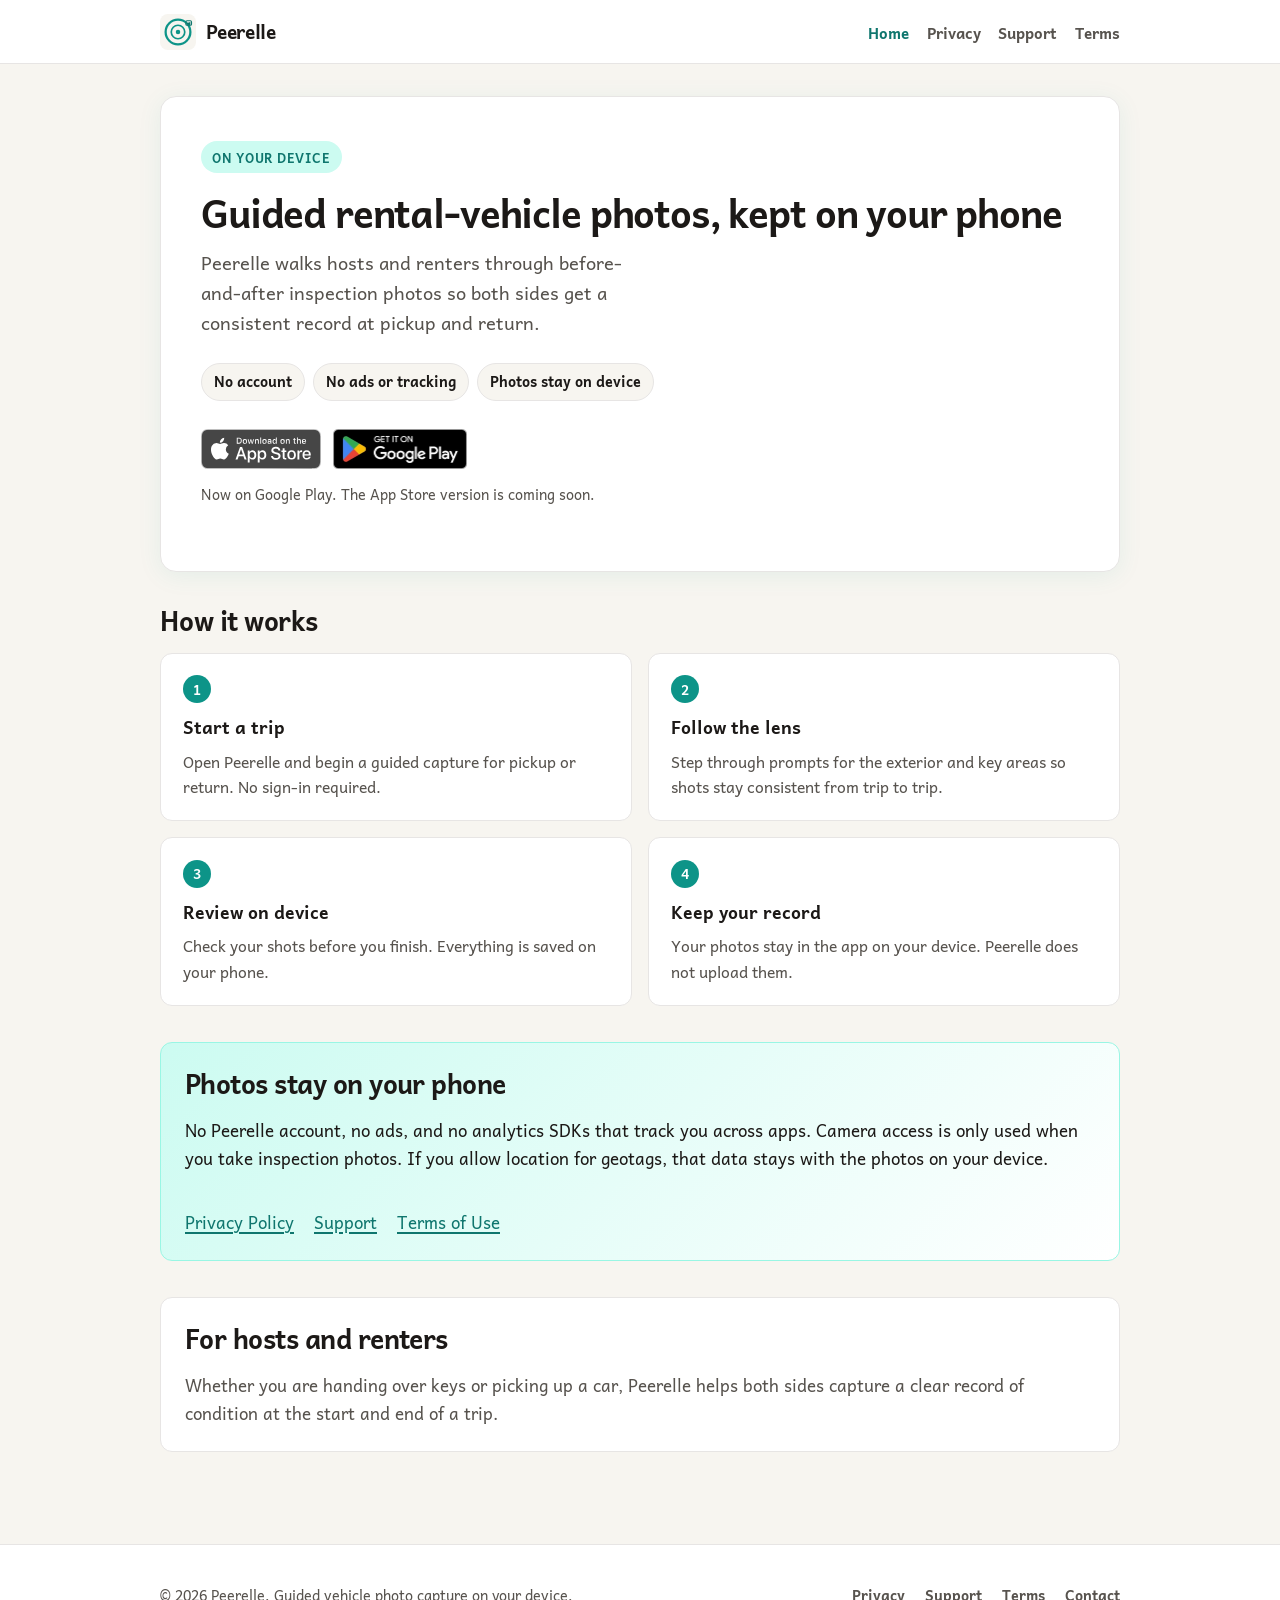
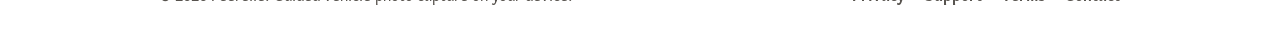
<file: index.html>
<!DOCTYPE html>
<html lang="en">
<head>
  <meta charset="utf-8">
  <meta name="viewport" content="width=device-width, initial-scale=1">
  <title>Peerelle: Guided rental car photos, kept on your phone</title>
  <meta name="description" content="Peerelle helps hosts and renters take guided before-and-after photos of rental vehicles. Photos stay on your device. No account. No ads.">
  <meta name="theme-color" content="#0D9488">
  <link rel="icon" href="favicon.svg" type="image/svg+xml">
  <link rel="canonical" href="https://peerelle.app/">
  <link rel="preload" href="fonts/andika-400.woff2" as="font" type="font/woff2" crossorigin>
  <link rel="apple-touch-icon" href="apple-touch-icon.png">
  <link rel="manifest" href="site.webmanifest">
  <meta property="og:type" content="website">
  <meta property="og:site_name" content="Peerelle">
  <meta property="og:title" content="Peerelle: Guided rental car photos, kept on your phone">
  <meta property="og:description" content="Peerelle helps hosts and renters take guided before-and-after photos of rental vehicles. Photos stay on your device. No account. No ads.">
  <meta property="og:url" content="https://peerelle.app/">
  <meta property="og:image" content="https://peerelle.app/og-image.png">
  <meta property="og:image:width" content="1200">
  <meta property="og:image:height" content="630">
  <meta property="og:image:alt" content="Peerelle logo with the tagline Guided rental car photos, kept on your phone.">
  <meta name="twitter:card" content="summary_large_image">
  <meta name="twitter:title" content="Peerelle: Guided rental car photos, kept on your phone">
  <meta name="twitter:description" content="Peerelle helps hosts and renters take guided before-and-after photos of rental vehicles. Photos stay on your device. No account. No ads.">
  <meta name="twitter:image" content="https://peerelle.app/og-image.png">
  <script type="application/ld+json">
  {"@context":"https://schema.org","@type":"SoftwareApplication","name":"Peerelle","operatingSystem":"Android, iOS","applicationCategory":"UtilitiesApplication","applicationSubCategory":"AutomotiveApplication","description":"Peerelle helps hosts and renters take guided before-and-after photos of rental vehicles. Photos stay on your device. No account. No ads.","url":"https://peerelle.app/","downloadUrl":"https://play.google.com/store/apps/details?id=app.peerelle.host","installUrl":"https://play.google.com/store/apps/details?id=app.peerelle.host","image":"https://peerelle.app/og-image.png","offers":{"@type":"Offer","price":"0","priceCurrency":"USD"},"publisher":{"@type":"Organization","name":"Spruce Studios LLC","url":"https://peerelle.app/"}}
  </script>
  <style id="site-css">
/* Peerelle shared styles. Inlined into each page by tools/inline-css.py */
/* Andika, self-hosted latin subset */
@font-face{font-family:"Andika";font-style:normal;font-weight:400;font-display:swap;src:url(fonts/andika-400.woff2) format("woff2")}
@font-face{font-family:"Andika";font-style:normal;font-weight:700;font-display:swap;src:url(fonts/andika-700.woff2) format("woff2")}
@font-face{font-family:"Andika";font-style:italic;font-weight:400;font-display:swap;src:url(fonts/andika-400i.woff2) format("woff2")}
:root {
  --teal: #0D9488;
  --teal-dark: #0F766E;
  --teal-soft: #CCFBF1;
  --cream: #F7F5F0;
  --white: #FFFFFF;
  --ink: #1C1917;
  --muted: #57534E;
  --border: #E7E5E4;
  --radius: 12px;
  --shadow: 0 4px 24px rgba(13, 148, 136, 0.08);
  --max: 720px;
  --font: "Andika", system-ui, -apple-system, "Segoe UI", Roboto, "Helvetica Neue", Arial, sans-serif;
}

*,
*::before,
*::after {
  box-sizing: border-box;
}

html {
  scroll-behavior: smooth;
}

body {
  margin: 0;
  font-family: var(--font);
  font-size: 1.0625rem;
  line-height: 1.65;
  color: var(--ink);
  background: var(--cream);
  min-height: 100vh;
  display: flex;
  flex-direction: column;
}

img {
  max-width: 100%;
  height: auto;
}

a {
  color: var(--teal-dark);
  text-decoration-thickness: 1.5px;
  text-underline-offset: 0.15em;
}

a:hover {
  color: var(--teal);
}

a:focus-visible {
  outline: 3px solid var(--teal);
  outline-offset: 3px;
  border-radius: 2px;
}

.skip-link {
  position: absolute;
  left: -9999px;
  top: 0;
  background: var(--teal);
  color: var(--white);
  padding: 0.75rem 1rem;
  z-index: 100;
  text-decoration: none;
  font-weight: 700;
}

.skip-link:focus {
  left: 0.5rem;
  top: 0.5rem;
}

.site-header {
  background: var(--white);
  border-bottom: 1px solid var(--border);
  position: sticky;
  top: 0;
  z-index: 50;
}

.site-header .inner,
.site-footer .inner,
main .inner {
  width: min(100% - 2rem, 960px);
  margin-inline: auto;
}

.site-header .inner {
  display: flex;
  align-items: center;
  justify-content: space-between;
  gap: 1rem;
  padding: 0.85rem 0;
  flex-wrap: wrap;
}

.brand {
  display: inline-flex;
  align-items: center;
  gap: 0.6rem;
  text-decoration: none;
  color: var(--ink);
  font-weight: 700;
  font-size: 1.2rem;
  letter-spacing: -0.02em;
}

.brand:hover {
  color: var(--teal-dark);
}

.brand-mark {
  width: 36px;
  height: 36px;
  flex-shrink: 0;
}

.nav {
  display: flex;
  flex-wrap: wrap;
  gap: 0.35rem 1.1rem;
  list-style: none;
  margin: 0;
  padding: 0;
}

.nav a {
  text-decoration: none;
  color: var(--muted);
  font-weight: 600;
  font-size: 0.95rem;
}

.nav a:hover,
.nav a[aria-current="page"] {
  color: var(--teal-dark);
}

main {
  flex: 1;
  padding: 2rem 0 3.5rem;
}

.hero {
  background: var(--white);
  border: 1px solid var(--border);
  border-radius: calc(var(--radius) + 4px);
  box-shadow: var(--shadow);
  padding: 2rem 1.5rem;
  margin-bottom: 2rem;
}

@media (min-width: 640px) {
  .hero {
    padding: 2.75rem 2.5rem;
  }
}

.eyebrow {
  display: inline-block;
  background: var(--teal-soft);
  color: var(--teal-dark);
  font-size: 0.8rem;
  font-weight: 700;
  letter-spacing: 0.04em;
  text-transform: uppercase;
  padding: 0.35rem 0.7rem;
  border-radius: 999px;
  margin: 0 0 1rem;
}

h1 {
  font-size: clamp(1.75rem, 4vw, 2.4rem);
  line-height: 1.2;
  letter-spacing: -0.03em;
  margin: 0 0 0.75rem;
  color: var(--ink);
}

h2 {
  font-size: clamp(1.35rem, 3vw, 1.65rem);
  line-height: 1.25;
  letter-spacing: -0.02em;
  margin: 0 0 1rem;
  color: var(--ink);
}

h3 {
  font-size: 1.1rem;
  margin: 0 0 0.4rem;
  color: var(--ink);
}

.lead {
  font-size: 1.15rem;
  color: var(--muted);
  margin: 0 0 1.5rem;
  max-width: 40ch;
}

.pill-row {
  display: flex;
  flex-wrap: wrap;
  gap: 0.5rem;
  margin: 0 0 1.75rem;
  padding: 0;
  list-style: none;
}

.pill {
  background: var(--cream);
  border: 1px solid var(--border);
  color: var(--ink);
  font-size: 0.9rem;
  font-weight: 600;
  padding: 0.4rem 0.75rem;
  border-radius: 999px;
}

.store-badges {
  display: flex;
  flex-wrap: wrap;
  gap: 0.5rem 0.75rem;
  align-items: center;
}

.store-badge {
  display: inline-flex;
  align-items: center;
  line-height: 0;
  text-decoration: none;
  border-radius: 8px;
}

.store-badge:focus-visible {
  outline: 3px solid var(--teal);
  outline-offset: 3px;
}

.store-badge img {
  display: block;
  height: 40px;
  width: auto;
}

.store-badge--play img {
  height: 40px;
}

.store-badge.is-pending {
  opacity: 0.72;
  cursor: default;
  pointer-events: none;
}

.store-badge.is-pending:focus {
  outline: none;
}

.section {
  margin-bottom: 2.25rem;
}

.section-card {
  background: var(--white);
  border: 1px solid var(--border);
  border-radius: var(--radius);
  padding: 1.5rem;
}

.steps {
  display: grid;
  gap: 1rem;
  list-style: none;
  margin: 0;
  padding: 0;
  counter-reset: step;
}

@media (min-width: 640px) {
  .steps {
    grid-template-columns: 1fr 1fr;
  }
}

.step {
  background: var(--white);
  border: 1px solid var(--border);
  border-radius: var(--radius);
  padding: 1.25rem 1.25rem 1.25rem 1.35rem;
  position: relative;
}

.step::before {
  counter-increment: step;
  content: counter(step);
  display: inline-flex;
  align-items: center;
  justify-content: center;
  width: 1.75rem;
  height: 1.75rem;
  border-radius: 999px;
  background: var(--teal);
  color: var(--white);
  font-weight: 700;
  font-size: 0.85rem;
  margin-bottom: 0.65rem;
}

.step p {
  margin: 0;
  color: var(--muted);
  font-size: 0.98rem;
}

.privacy-callout {
  display: grid;
  gap: 1rem;
  background: linear-gradient(135deg, var(--teal-soft), var(--white));
  border: 1px solid #99F6E4;
  border-radius: var(--radius);
  padding: 1.5rem;
}

.privacy-callout p {
  margin: 0;
  color: var(--ink);
}

.privacy-callout strong {
  color: var(--teal-dark);
}

.links-row {
  display: flex;
  flex-wrap: wrap;
  gap: 0.75rem 1.25rem;
  margin-top: 1.25rem;
}

.prose {
  background: var(--white);
  border: 1px solid var(--border);
  border-radius: var(--radius);
  padding: 1.5rem;
  max-width: var(--max);
}

.prose :first-child {
  margin-top: 0;
}

.prose h2 {
  margin-top: 1.75rem;
  padding-top: 1.25rem;
  border-top: 1px solid var(--border);
  font-size: 1.2rem;
}

.prose h2:first-of-type {
  border-top: none;
  padding-top: 0;
}

.prose p,
.prose ul {
  color: var(--muted);
}

.prose ul {
  padding-left: 1.25rem;
}

.prose li {
  margin-bottom: 0.4rem;
}

.prose code {
  font-size: 0.92em;
  background: var(--cream);
  padding: 0.1em 0.35em;
  border-radius: 4px;
}

.meta {
  font-size: 0.9rem;
  color: var(--muted);
  margin: 0 0 1.25rem;
}

.faq details {
  background: var(--white);
  border: 1px solid var(--border);
  border-radius: var(--radius);
  padding: 0;
  margin-bottom: 0.65rem;
  overflow: hidden;
}

.faq summary {
  display: flex;
  align-items: center;
  justify-content: space-between;
  gap: 1rem;
  font-weight: 700;
  cursor: pointer;
  color: var(--ink);
  list-style: none;
  padding: 0.95rem 1.1rem;
  line-height: 1.35;
}

.faq summary::-webkit-details-marker {
  display: none;
}

.faq summary::marker {
  content: "";
  display: none;
}

.faq summary::after {
  content: "";
  flex: 0 0 auto;
  width: 0.45rem;
  height: 0.45rem;
  margin-top: -0.15rem;
  border-right: 2px solid var(--muted);
  border-bottom: 2px solid var(--muted);
  transform: rotate(45deg);
  transition: transform 0.15s ease;
}

.faq details[open] summary {
  color: var(--teal-dark);
  border-bottom: 1px solid var(--border);
}

.faq details[open] summary::after {
  margin-top: 0.15rem;
  transform: rotate(225deg);
}

.faq summary:focus-visible {
  outline: 3px solid var(--teal);
  outline-offset: -3px;
}

.faq details p {
  margin: 0;
  padding: 0.85rem 1.1rem 1rem;
  color: var(--muted);
}

.contact-box {
  background: var(--white);
  border: 1px solid var(--border);
  border-radius: var(--radius);
  padding: 1.5rem;
  margin-top: 1.5rem;
}

.contact-box a {
  font-weight: 700;
}

.site-footer {
  background: var(--white);
  border-top: 1px solid var(--border);
  padding: 1.5rem 0;
  font-size: 0.9rem;
  color: var(--muted);
}

.site-footer .inner {
  display: flex;
  flex-wrap: wrap;
  gap: 0.75rem 1.5rem;
  justify-content: space-between;
  align-items: center;
}

.site-footer nav {
  display: flex;
  flex-wrap: wrap;
  gap: 0.75rem 1.25rem;
}

.site-footer a {
  text-decoration: none;
  color: var(--muted);
  font-weight: 600;
}

.site-footer a:hover {
  color: var(--teal-dark);
}

.error-page {
  text-align: center;
  padding: 3rem 1rem;
}

.error-page .code {
  font-size: 4rem;
  font-weight: 700;
  color: var(--teal);
  line-height: 1;
  margin: 0 0 0.5rem;
}

.btn {
  display: inline-flex;
  align-items: center;
  justify-content: center;
  min-height: 44px;
  padding: 0.65rem 1.25rem;
  background: var(--teal);
  color: var(--white);
  font-weight: 700;
  text-decoration: none;
  border-radius: 10px;
  border: 2px solid var(--teal);
}

.btn:hover {
  background: var(--teal-dark);
  border-color: var(--teal-dark);
  color: var(--white);
}
  </style>
</head>
<body>
  <a class="skip-link" href="#main">Skip to content</a>
  <header class="site-header">
    <div class="inner">
      <a class="brand" href="index.html">
        <img class="brand-mark" src="favicon.svg" width="36" height="36" alt="">
        <span>Peerelle</span>
      </a>
      <nav aria-label="Primary">
        <ul class="nav">
          <li><a href="index.html" aria-current="page">Home</a></li>
          <li><a href="privacy.html">Privacy</a></li>
          <li><a href="support.html">Support</a></li>
          <li><a href="terms.html">Terms</a></li>
        </ul>
      </nav>
    </div>
  </header>

  <main id="main">
    <div class="inner">
      <section class="hero" aria-labelledby="hero-title">
        <p class="eyebrow">On your device</p>
        <h1 id="hero-title">Guided rental-vehicle photos, kept on your phone</h1>
        <p class="lead">Peerelle walks hosts and renters through before-and-after inspection photos so both sides get a consistent record at pickup and return.</p>
        <ul class="pill-row" aria-label="Product highlights">
          <li class="pill">No account</li>
          <li class="pill">No ads or tracking</li>
          <li class="pill">Photos stay on device</li>
        </ul>
        <div class="store-badges" aria-label="App store links">
          <!-- Replace href="#" with the App Store URL when live; remove is-pending -->
          <a class="store-badge store-badge--apple is-pending" href="#" aria-disabled="true" tabindex="-1" title="Coming soon">
            <img src="badges/app-store-badge.svg" width="120" height="40" alt="Download on the App Store">
          </a>
          <a class="store-badge store-badge--play" href="https://play.google.com/store/apps/details?id=app.peerelle.host" target="_blank" rel="noopener">
            <img src="badges/google-play-badge.webp" width="135" height="40" alt="Get it on Google Play">
          </a>
        </div>
        <p class="meta" style="margin-top: 0.85rem;">Now on Google Play. The App Store version is coming soon.</p>
      </section>

      <section class="section" aria-labelledby="how-title">
        <h2 id="how-title">How it works</h2>
        <ol class="steps">
          <li class="step">
            <h3>Start a trip</h3>
            <p>Open Peerelle and begin a guided capture for pickup or return. No sign-in required.</p>
          </li>
          <li class="step">
            <h3>Follow the lens</h3>
            <p>Step through prompts for the exterior and key areas so shots stay consistent from trip to trip.</p>
          </li>
          <li class="step">
            <h3>Review on device</h3>
            <p>Check your shots before you finish. Everything is saved on your phone.</p>
          </li>
          <li class="step">
            <h3>Keep your record</h3>
            <p>Your photos stay in the app on your device. Peerelle does not upload them.</p>
          </li>
        </ol>
      </section>

      <section class="section" aria-labelledby="privacy-title">
        <div class="privacy-callout">
          <div>
            <h2 id="privacy-title">Photos stay on your phone</h2>
            <p>No Peerelle account, no ads, and no analytics SDKs that track you across apps. Camera access is only used when you take inspection photos. If you allow location for geotags, that data stays with the photos on your device.</p>
          </div>
          <div class="links-row">
            <a href="privacy.html">Privacy Policy</a>
            <a href="support.html">Support</a>
            <a href="terms.html">Terms of Use</a>
          </div>
        </div>
      </section>

      <section class="section section-card" aria-labelledby="who-title">
        <h2 id="who-title">For hosts and renters</h2>
        <p style="margin: 0; color: var(--muted);">Whether you are handing over keys or picking up a car, Peerelle helps both sides capture a clear record of condition at the start and end of a trip.</p>
      </section>
    </div>
  </main>

  <footer class="site-footer">
    <div class="inner">
      <p>© 2026 Peerelle. Guided vehicle photo capture on your device.</p>
      <nav aria-label="Footer">
        <a href="privacy.html">Privacy</a>
        <a href="support.html">Support</a>
        <a href="terms.html">Terms</a>
        <a href="mailto:support@peerelle.app">Contact</a>
      </nav>
    </div>
  </footer>
</body>
</html>
</file>
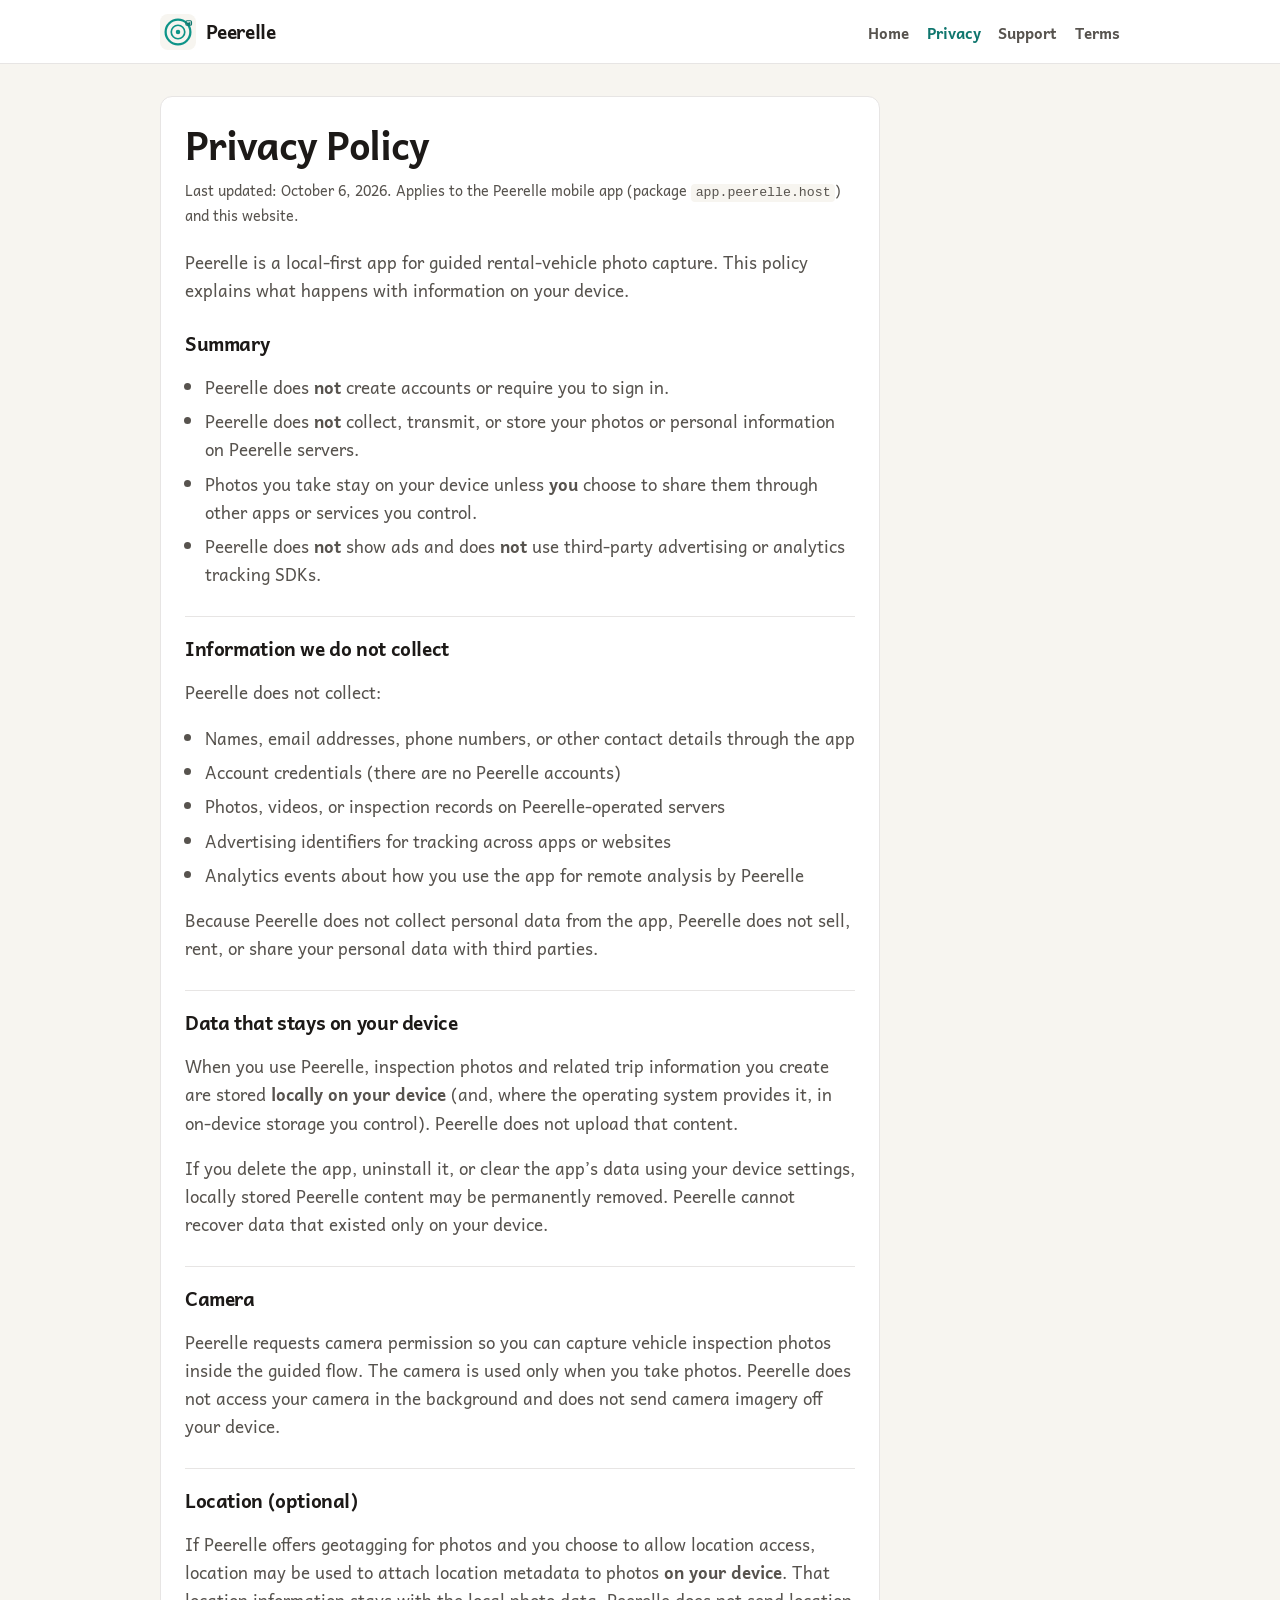
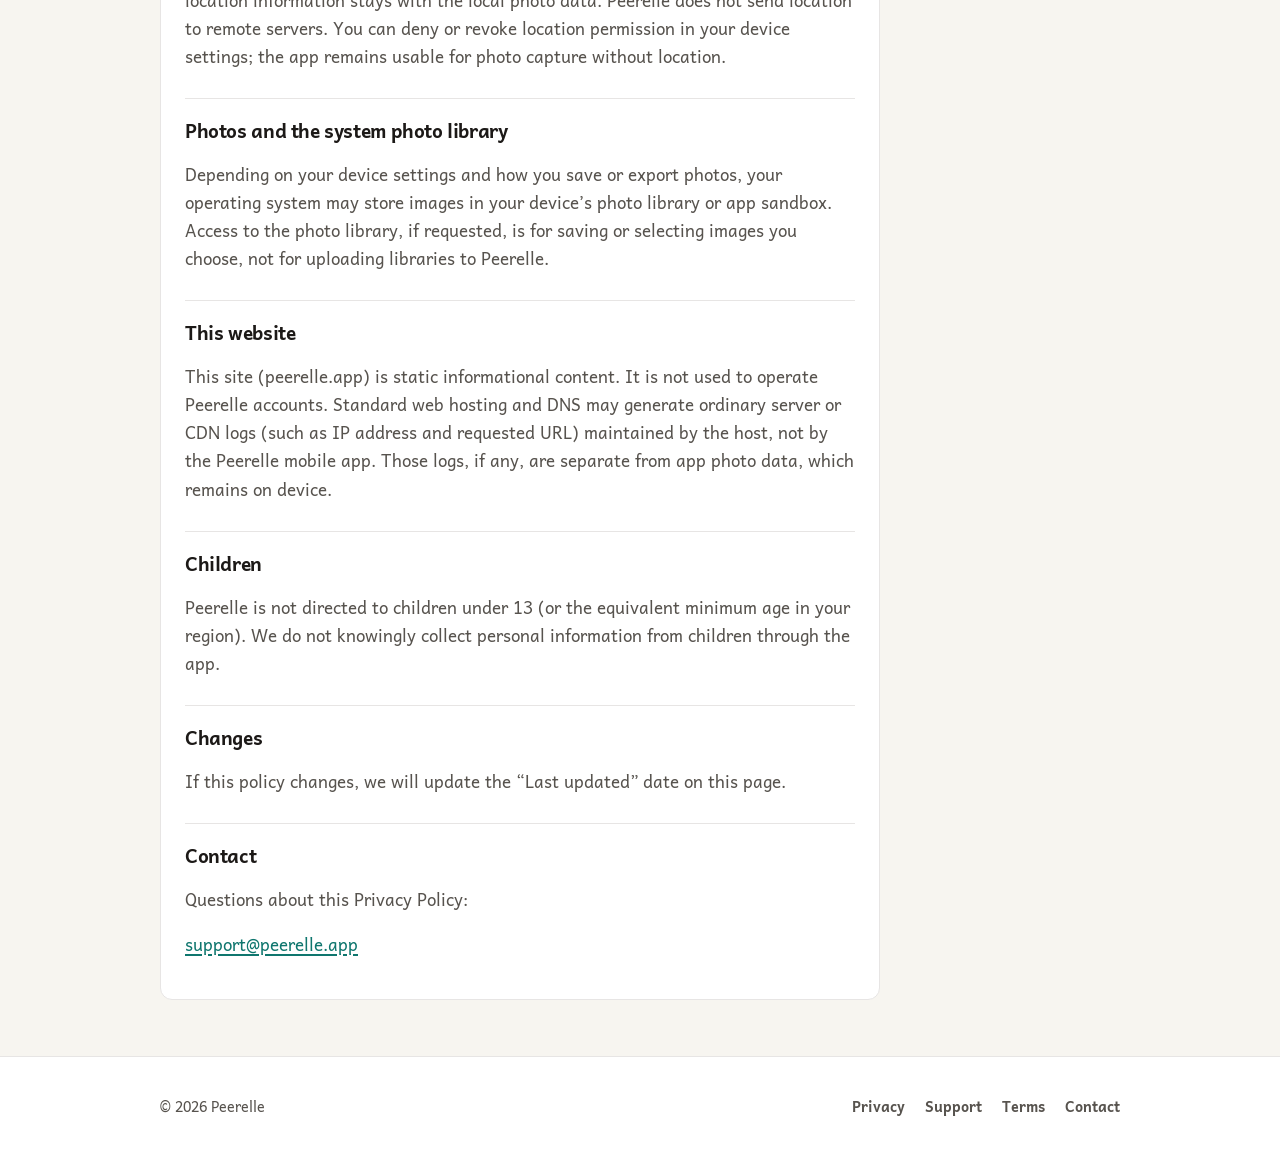
<file: privacy.html>
<!DOCTYPE html>
<html lang="en">
<head>
  <meta charset="utf-8">
  <meta name="viewport" content="width=device-width, initial-scale=1">
  <title>Privacy Policy | Peerelle</title>
  <meta name="description" content="Peerelle Privacy Policy: on-device photo capture, no data collection by Peerelle, no accounts, no sharing.">
  <meta name="theme-color" content="#0D9488">
  <link rel="icon" href="favicon.svg" type="image/svg+xml">
  <link rel="canonical" href="https://peerelle.app/privacy.html">
  <link rel="preload" href="fonts/andika-400.woff2" as="font" type="font/woff2" crossorigin>
  <link rel="apple-touch-icon" href="apple-touch-icon.png">
  <link rel="manifest" href="site.webmanifest">
  <meta property="og:type" content="website">
  <meta property="og:site_name" content="Peerelle">
  <meta property="og:title" content="Privacy Policy | Peerelle">
  <meta property="og:description" content="Peerelle Privacy Policy: on-device photo capture, no data collection by Peerelle, no accounts, no sharing.">
  <meta property="og:url" content="https://peerelle.app/privacy.html">
  <meta property="og:image" content="https://peerelle.app/og-image.png">
  <meta property="og:image:width" content="1200">
  <meta property="og:image:height" content="630">
  <meta property="og:image:alt" content="Peerelle logo with the tagline Guided rental car photos, kept on your phone.">
  <meta name="twitter:card" content="summary_large_image">
  <meta name="twitter:title" content="Privacy Policy | Peerelle">
  <meta name="twitter:description" content="Peerelle Privacy Policy: on-device photo capture, no data collection by Peerelle, no accounts, no sharing.">
  <meta name="twitter:image" content="https://peerelle.app/og-image.png">
  <style id="site-css">
/* Peerelle shared styles. Inlined into each page by tools/inline-css.py */
/* Andika, self-hosted latin subset */
@font-face{font-family:"Andika";font-style:normal;font-weight:400;font-display:swap;src:url(fonts/andika-400.woff2) format("woff2")}
@font-face{font-family:"Andika";font-style:normal;font-weight:700;font-display:swap;src:url(fonts/andika-700.woff2) format("woff2")}
@font-face{font-family:"Andika";font-style:italic;font-weight:400;font-display:swap;src:url(fonts/andika-400i.woff2) format("woff2")}
:root {
  --teal: #0D9488;
  --teal-dark: #0F766E;
  --teal-soft: #CCFBF1;
  --cream: #F7F5F0;
  --white: #FFFFFF;
  --ink: #1C1917;
  --muted: #57534E;
  --border: #E7E5E4;
  --radius: 12px;
  --shadow: 0 4px 24px rgba(13, 148, 136, 0.08);
  --max: 720px;
  --font: "Andika", system-ui, -apple-system, "Segoe UI", Roboto, "Helvetica Neue", Arial, sans-serif;
}

*,
*::before,
*::after {
  box-sizing: border-box;
}

html {
  scroll-behavior: smooth;
}

body {
  margin: 0;
  font-family: var(--font);
  font-size: 1.0625rem;
  line-height: 1.65;
  color: var(--ink);
  background: var(--cream);
  min-height: 100vh;
  display: flex;
  flex-direction: column;
}

img {
  max-width: 100%;
  height: auto;
}

a {
  color: var(--teal-dark);
  text-decoration-thickness: 1.5px;
  text-underline-offset: 0.15em;
}

a:hover {
  color: var(--teal);
}

a:focus-visible {
  outline: 3px solid var(--teal);
  outline-offset: 3px;
  border-radius: 2px;
}

.skip-link {
  position: absolute;
  left: -9999px;
  top: 0;
  background: var(--teal);
  color: var(--white);
  padding: 0.75rem 1rem;
  z-index: 100;
  text-decoration: none;
  font-weight: 700;
}

.skip-link:focus {
  left: 0.5rem;
  top: 0.5rem;
}

.site-header {
  background: var(--white);
  border-bottom: 1px solid var(--border);
  position: sticky;
  top: 0;
  z-index: 50;
}

.site-header .inner,
.site-footer .inner,
main .inner {
  width: min(100% - 2rem, 960px);
  margin-inline: auto;
}

.site-header .inner {
  display: flex;
  align-items: center;
  justify-content: space-between;
  gap: 1rem;
  padding: 0.85rem 0;
  flex-wrap: wrap;
}

.brand {
  display: inline-flex;
  align-items: center;
  gap: 0.6rem;
  text-decoration: none;
  color: var(--ink);
  font-weight: 700;
  font-size: 1.2rem;
  letter-spacing: -0.02em;
}

.brand:hover {
  color: var(--teal-dark);
}

.brand-mark {
  width: 36px;
  height: 36px;
  flex-shrink: 0;
}

.nav {
  display: flex;
  flex-wrap: wrap;
  gap: 0.35rem 1.1rem;
  list-style: none;
  margin: 0;
  padding: 0;
}

.nav a {
  text-decoration: none;
  color: var(--muted);
  font-weight: 600;
  font-size: 0.95rem;
}

.nav a:hover,
.nav a[aria-current="page"] {
  color: var(--teal-dark);
}

main {
  flex: 1;
  padding: 2rem 0 3.5rem;
}

.hero {
  background: var(--white);
  border: 1px solid var(--border);
  border-radius: calc(var(--radius) + 4px);
  box-shadow: var(--shadow);
  padding: 2rem 1.5rem;
  margin-bottom: 2rem;
}

@media (min-width: 640px) {
  .hero {
    padding: 2.75rem 2.5rem;
  }
}

.eyebrow {
  display: inline-block;
  background: var(--teal-soft);
  color: var(--teal-dark);
  font-size: 0.8rem;
  font-weight: 700;
  letter-spacing: 0.04em;
  text-transform: uppercase;
  padding: 0.35rem 0.7rem;
  border-radius: 999px;
  margin: 0 0 1rem;
}

h1 {
  font-size: clamp(1.75rem, 4vw, 2.4rem);
  line-height: 1.2;
  letter-spacing: -0.03em;
  margin: 0 0 0.75rem;
  color: var(--ink);
}

h2 {
  font-size: clamp(1.35rem, 3vw, 1.65rem);
  line-height: 1.25;
  letter-spacing: -0.02em;
  margin: 0 0 1rem;
  color: var(--ink);
}

h3 {
  font-size: 1.1rem;
  margin: 0 0 0.4rem;
  color: var(--ink);
}

.lead {
  font-size: 1.15rem;
  color: var(--muted);
  margin: 0 0 1.5rem;
  max-width: 40ch;
}

.pill-row {
  display: flex;
  flex-wrap: wrap;
  gap: 0.5rem;
  margin: 0 0 1.75rem;
  padding: 0;
  list-style: none;
}

.pill {
  background: var(--cream);
  border: 1px solid var(--border);
  color: var(--ink);
  font-size: 0.9rem;
  font-weight: 600;
  padding: 0.4rem 0.75rem;
  border-radius: 999px;
}

.store-badges {
  display: flex;
  flex-wrap: wrap;
  gap: 0.5rem 0.75rem;
  align-items: center;
}

.store-badge {
  display: inline-flex;
  align-items: center;
  line-height: 0;
  text-decoration: none;
  border-radius: 8px;
}

.store-badge:focus-visible {
  outline: 3px solid var(--teal);
  outline-offset: 3px;
}

.store-badge img {
  display: block;
  height: 40px;
  width: auto;
}

.store-badge--play img {
  height: 40px;
}

.store-badge.is-pending {
  opacity: 0.72;
  cursor: default;
  pointer-events: none;
}

.store-badge.is-pending:focus {
  outline: none;
}

.section {
  margin-bottom: 2.25rem;
}

.section-card {
  background: var(--white);
  border: 1px solid var(--border);
  border-radius: var(--radius);
  padding: 1.5rem;
}

.steps {
  display: grid;
  gap: 1rem;
  list-style: none;
  margin: 0;
  padding: 0;
  counter-reset: step;
}

@media (min-width: 640px) {
  .steps {
    grid-template-columns: 1fr 1fr;
  }
}

.step {
  background: var(--white);
  border: 1px solid var(--border);
  border-radius: var(--radius);
  padding: 1.25rem 1.25rem 1.25rem 1.35rem;
  position: relative;
}

.step::before {
  counter-increment: step;
  content: counter(step);
  display: inline-flex;
  align-items: center;
  justify-content: center;
  width: 1.75rem;
  height: 1.75rem;
  border-radius: 999px;
  background: var(--teal);
  color: var(--white);
  font-weight: 700;
  font-size: 0.85rem;
  margin-bottom: 0.65rem;
}

.step p {
  margin: 0;
  color: var(--muted);
  font-size: 0.98rem;
}

.privacy-callout {
  display: grid;
  gap: 1rem;
  background: linear-gradient(135deg, var(--teal-soft), var(--white));
  border: 1px solid #99F6E4;
  border-radius: var(--radius);
  padding: 1.5rem;
}

.privacy-callout p {
  margin: 0;
  color: var(--ink);
}

.privacy-callout strong {
  color: var(--teal-dark);
}

.links-row {
  display: flex;
  flex-wrap: wrap;
  gap: 0.75rem 1.25rem;
  margin-top: 1.25rem;
}

.prose {
  background: var(--white);
  border: 1px solid var(--border);
  border-radius: var(--radius);
  padding: 1.5rem;
  max-width: var(--max);
}

.prose :first-child {
  margin-top: 0;
}

.prose h2 {
  margin-top: 1.75rem;
  padding-top: 1.25rem;
  border-top: 1px solid var(--border);
  font-size: 1.2rem;
}

.prose h2:first-of-type {
  border-top: none;
  padding-top: 0;
}

.prose p,
.prose ul {
  color: var(--muted);
}

.prose ul {
  padding-left: 1.25rem;
}

.prose li {
  margin-bottom: 0.4rem;
}

.prose code {
  font-size: 0.92em;
  background: var(--cream);
  padding: 0.1em 0.35em;
  border-radius: 4px;
}

.meta {
  font-size: 0.9rem;
  color: var(--muted);
  margin: 0 0 1.25rem;
}

.faq details {
  background: var(--white);
  border: 1px solid var(--border);
  border-radius: var(--radius);
  padding: 0;
  margin-bottom: 0.65rem;
  overflow: hidden;
}

.faq summary {
  display: flex;
  align-items: center;
  justify-content: space-between;
  gap: 1rem;
  font-weight: 700;
  cursor: pointer;
  color: var(--ink);
  list-style: none;
  padding: 0.95rem 1.1rem;
  line-height: 1.35;
}

.faq summary::-webkit-details-marker {
  display: none;
}

.faq summary::marker {
  content: "";
  display: none;
}

.faq summary::after {
  content: "";
  flex: 0 0 auto;
  width: 0.45rem;
  height: 0.45rem;
  margin-top: -0.15rem;
  border-right: 2px solid var(--muted);
  border-bottom: 2px solid var(--muted);
  transform: rotate(45deg);
  transition: transform 0.15s ease;
}

.faq details[open] summary {
  color: var(--teal-dark);
  border-bottom: 1px solid var(--border);
}

.faq details[open] summary::after {
  margin-top: 0.15rem;
  transform: rotate(225deg);
}

.faq summary:focus-visible {
  outline: 3px solid var(--teal);
  outline-offset: -3px;
}

.faq details p {
  margin: 0;
  padding: 0.85rem 1.1rem 1rem;
  color: var(--muted);
}

.contact-box {
  background: var(--white);
  border: 1px solid var(--border);
  border-radius: var(--radius);
  padding: 1.5rem;
  margin-top: 1.5rem;
}

.contact-box a {
  font-weight: 700;
}

.site-footer {
  background: var(--white);
  border-top: 1px solid var(--border);
  padding: 1.5rem 0;
  font-size: 0.9rem;
  color: var(--muted);
}

.site-footer .inner {
  display: flex;
  flex-wrap: wrap;
  gap: 0.75rem 1.5rem;
  justify-content: space-between;
  align-items: center;
}

.site-footer nav {
  display: flex;
  flex-wrap: wrap;
  gap: 0.75rem 1.25rem;
}

.site-footer a {
  text-decoration: none;
  color: var(--muted);
  font-weight: 600;
}

.site-footer a:hover {
  color: var(--teal-dark);
}

.error-page {
  text-align: center;
  padding: 3rem 1rem;
}

.error-page .code {
  font-size: 4rem;
  font-weight: 700;
  color: var(--teal);
  line-height: 1;
  margin: 0 0 0.5rem;
}

.btn {
  display: inline-flex;
  align-items: center;
  justify-content: center;
  min-height: 44px;
  padding: 0.65rem 1.25rem;
  background: var(--teal);
  color: var(--white);
  font-weight: 700;
  text-decoration: none;
  border-radius: 10px;
  border: 2px solid var(--teal);
}

.btn:hover {
  background: var(--teal-dark);
  border-color: var(--teal-dark);
  color: var(--white);
}
  </style>
</head>
<body>
  <a class="skip-link" href="#main">Skip to content</a>
  <header class="site-header">
    <div class="inner">
      <a class="brand" href="index.html">
        <img class="brand-mark" src="favicon.svg" width="36" height="36" alt="">
        <span>Peerelle</span>
      </a>
      <nav aria-label="Primary">
        <ul class="nav">
          <li><a href="index.html">Home</a></li>
          <li><a href="privacy.html" aria-current="page">Privacy</a></li>
          <li><a href="support.html">Support</a></li>
          <li><a href="terms.html">Terms</a></li>
        </ul>
      </nav>
    </div>
  </header>

  <main id="main">
    <div class="inner">
      <article class="prose">
        <h1>Privacy Policy</h1>
        <p class="meta">Last updated: October 6, 2026. Applies to the Peerelle mobile app (package <code>app.peerelle.host</code>) and this website.</p>

        <p>Peerelle is a local-first app for guided rental-vehicle photo capture. This policy explains what happens with information on your device.</p>

        <h2>Summary</h2>
        <ul>
          <li>Peerelle does <strong>not</strong> create accounts or require you to sign in.</li>
          <li>Peerelle does <strong>not</strong> collect, transmit, or store your photos or personal information on Peerelle servers.</li>
          <li>Photos you take stay on your device unless <strong>you</strong> choose to share them through other apps or services you control.</li>
          <li>Peerelle does <strong>not</strong> show ads and does <strong>not</strong> use third-party advertising or analytics tracking SDKs.</li>
        </ul>

        <h2>Information we do not collect</h2>
        <p>Peerelle does not collect:</p>
        <ul>
          <li>Names, email addresses, phone numbers, or other contact details through the app</li>
          <li>Account credentials (there are no Peerelle accounts)</li>
          <li>Photos, videos, or inspection records on Peerelle-operated servers</li>
          <li>Advertising identifiers for tracking across apps or websites</li>
          <li>Analytics events about how you use the app for remote analysis by Peerelle</li>
        </ul>
        <p>Because Peerelle does not collect personal data from the app, Peerelle does not sell, rent, or share your personal data with third parties.</p>

        <h2>Data that stays on your device</h2>
        <p>When you use Peerelle, inspection photos and related trip information you create are stored <strong>locally on your device</strong> (and, where the operating system provides it, in on-device storage you control). Peerelle does not upload that content.</p>
        <p>If you delete the app, uninstall it, or clear the app’s data using your device settings, locally stored Peerelle content may be permanently removed. Peerelle cannot recover data that existed only on your device.</p>

        <h2>Camera</h2>
        <p>Peerelle requests camera permission so you can capture vehicle inspection photos inside the guided flow. The camera is used only when you take photos. Peerelle does not access your camera in the background and does not send camera imagery off your device.</p>

        <h2>Location (optional)</h2>
        <p>If Peerelle offers geotagging for photos and you choose to allow location access, location may be used to attach location metadata to photos <strong>on your device</strong>. That location information stays with the local photo data. Peerelle does not send location to remote servers. You can deny or revoke location permission in your device settings; the app remains usable for photo capture without location.</p>

        <h2>Photos and the system photo library</h2>
        <p>Depending on your device settings and how you save or export photos, your operating system may store images in your device’s photo library or app sandbox. Access to the photo library, if requested, is for saving or selecting images you choose, not for uploading libraries to Peerelle.</p>

        <h2>This website</h2>
        <p>This site (peerelle.app) is static informational content. It is not used to operate Peerelle accounts. Standard web hosting and DNS may generate ordinary server or CDN logs (such as IP address and requested URL) maintained by the host, not by the Peerelle mobile app. Those logs, if any, are separate from app photo data, which remains on device.</p>

        <h2>Children</h2>
        <p>Peerelle is not directed to children under 13 (or the equivalent minimum age in your region). We do not knowingly collect personal information from children through the app.</p>

        <h2>Changes</h2>
        <p>If this policy changes, we will update the “Last updated” date on this page.</p>

        <h2>Contact</h2>
        <p>Questions about this Privacy Policy:</p>
        <p><a href="mailto:support@peerelle.app">support@peerelle.app</a></p>
      </article>
    </div>
  </main>

  <footer class="site-footer">
    <div class="inner">
      <p>© 2026 Peerelle</p>
      <nav aria-label="Footer">
        <a href="privacy.html">Privacy</a>
        <a href="support.html">Support</a>
        <a href="terms.html">Terms</a>
        <a href="mailto:support@peerelle.app">Contact</a>
      </nav>
    </div>
  </footer>
</body>
</html>
</file>
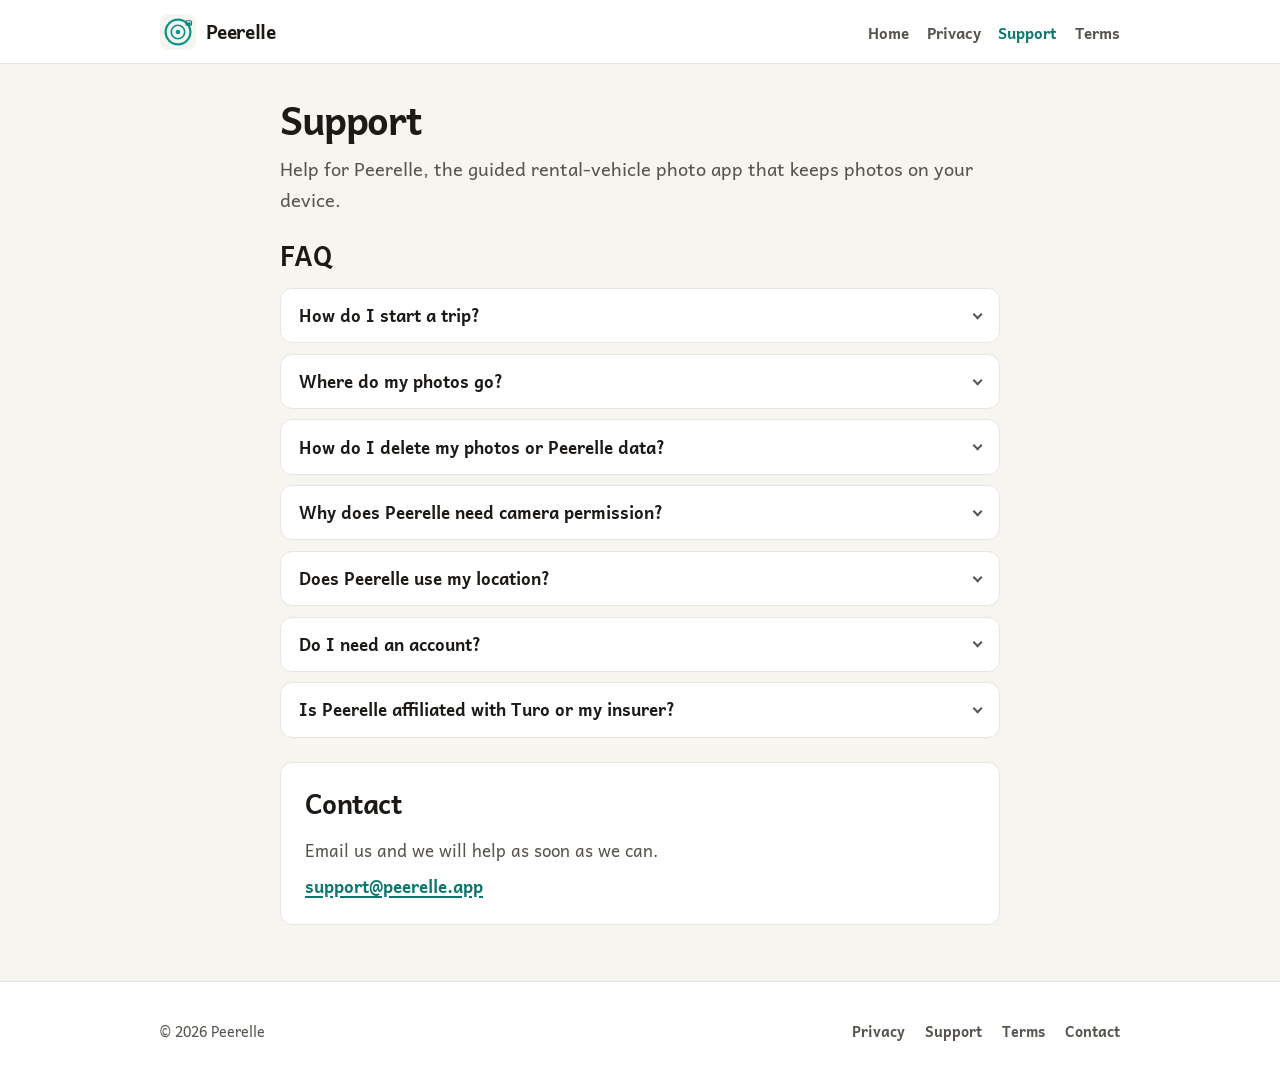
<file: support.html>
<!DOCTYPE html>
<html lang="en">
<head>
  <meta charset="utf-8">
  <meta name="viewport" content="width=device-width, initial-scale=1">
  <title>Support | Peerelle</title>
  <meta name="description" content="Peerelle support and FAQ: starting a trip, on-device photos, deleting data, camera permission, and contact.">
  <meta name="theme-color" content="#0D9488">
  <link rel="icon" href="favicon.svg" type="image/svg+xml">
  <link rel="canonical" href="https://peerelle.app/support.html">
  <link rel="preload" href="fonts/andika-400.woff2" as="font" type="font/woff2" crossorigin>
  <link rel="apple-touch-icon" href="apple-touch-icon.png">
  <link rel="manifest" href="site.webmanifest">
  <meta property="og:type" content="website">
  <meta property="og:site_name" content="Peerelle">
  <meta property="og:title" content="Support | Peerelle">
  <meta property="og:description" content="Peerelle support and FAQ: starting a trip, on-device photos, deleting data, camera permission, and contact.">
  <meta property="og:url" content="https://peerelle.app/support.html">
  <meta property="og:image" content="https://peerelle.app/og-image.png">
  <meta property="og:image:width" content="1200">
  <meta property="og:image:height" content="630">
  <meta property="og:image:alt" content="Peerelle logo with the tagline Guided rental car photos, kept on your phone.">
  <meta name="twitter:card" content="summary_large_image">
  <meta name="twitter:title" content="Support | Peerelle">
  <meta name="twitter:description" content="Peerelle support and FAQ: starting a trip, on-device photos, deleting data, camera permission, and contact.">
  <meta name="twitter:image" content="https://peerelle.app/og-image.png">
  <style id="site-css">
/* Peerelle shared styles. Inlined into each page by tools/inline-css.py */
/* Andika, self-hosted latin subset */
@font-face{font-family:"Andika";font-style:normal;font-weight:400;font-display:swap;src:url(fonts/andika-400.woff2) format("woff2")}
@font-face{font-family:"Andika";font-style:normal;font-weight:700;font-display:swap;src:url(fonts/andika-700.woff2) format("woff2")}
@font-face{font-family:"Andika";font-style:italic;font-weight:400;font-display:swap;src:url(fonts/andika-400i.woff2) format("woff2")}
:root {
  --teal: #0D9488;
  --teal-dark: #0F766E;
  --teal-soft: #CCFBF1;
  --cream: #F7F5F0;
  --white: #FFFFFF;
  --ink: #1C1917;
  --muted: #57534E;
  --border: #E7E5E4;
  --radius: 12px;
  --shadow: 0 4px 24px rgba(13, 148, 136, 0.08);
  --max: 720px;
  --font: "Andika", system-ui, -apple-system, "Segoe UI", Roboto, "Helvetica Neue", Arial, sans-serif;
}

*,
*::before,
*::after {
  box-sizing: border-box;
}

html {
  scroll-behavior: smooth;
}

body {
  margin: 0;
  font-family: var(--font);
  font-size: 1.0625rem;
  line-height: 1.65;
  color: var(--ink);
  background: var(--cream);
  min-height: 100vh;
  display: flex;
  flex-direction: column;
}

img {
  max-width: 100%;
  height: auto;
}

a {
  color: var(--teal-dark);
  text-decoration-thickness: 1.5px;
  text-underline-offset: 0.15em;
}

a:hover {
  color: var(--teal);
}

a:focus-visible {
  outline: 3px solid var(--teal);
  outline-offset: 3px;
  border-radius: 2px;
}

.skip-link {
  position: absolute;
  left: -9999px;
  top: 0;
  background: var(--teal);
  color: var(--white);
  padding: 0.75rem 1rem;
  z-index: 100;
  text-decoration: none;
  font-weight: 700;
}

.skip-link:focus {
  left: 0.5rem;
  top: 0.5rem;
}

.site-header {
  background: var(--white);
  border-bottom: 1px solid var(--border);
  position: sticky;
  top: 0;
  z-index: 50;
}

.site-header .inner,
.site-footer .inner,
main .inner {
  width: min(100% - 2rem, 960px);
  margin-inline: auto;
}

.site-header .inner {
  display: flex;
  align-items: center;
  justify-content: space-between;
  gap: 1rem;
  padding: 0.85rem 0;
  flex-wrap: wrap;
}

.brand {
  display: inline-flex;
  align-items: center;
  gap: 0.6rem;
  text-decoration: none;
  color: var(--ink);
  font-weight: 700;
  font-size: 1.2rem;
  letter-spacing: -0.02em;
}

.brand:hover {
  color: var(--teal-dark);
}

.brand-mark {
  width: 36px;
  height: 36px;
  flex-shrink: 0;
}

.nav {
  display: flex;
  flex-wrap: wrap;
  gap: 0.35rem 1.1rem;
  list-style: none;
  margin: 0;
  padding: 0;
}

.nav a {
  text-decoration: none;
  color: var(--muted);
  font-weight: 600;
  font-size: 0.95rem;
}

.nav a:hover,
.nav a[aria-current="page"] {
  color: var(--teal-dark);
}

main {
  flex: 1;
  padding: 2rem 0 3.5rem;
}

.hero {
  background: var(--white);
  border: 1px solid var(--border);
  border-radius: calc(var(--radius) + 4px);
  box-shadow: var(--shadow);
  padding: 2rem 1.5rem;
  margin-bottom: 2rem;
}

@media (min-width: 640px) {
  .hero {
    padding: 2.75rem 2.5rem;
  }
}

.eyebrow {
  display: inline-block;
  background: var(--teal-soft);
  color: var(--teal-dark);
  font-size: 0.8rem;
  font-weight: 700;
  letter-spacing: 0.04em;
  text-transform: uppercase;
  padding: 0.35rem 0.7rem;
  border-radius: 999px;
  margin: 0 0 1rem;
}

h1 {
  font-size: clamp(1.75rem, 4vw, 2.4rem);
  line-height: 1.2;
  letter-spacing: -0.03em;
  margin: 0 0 0.75rem;
  color: var(--ink);
}

h2 {
  font-size: clamp(1.35rem, 3vw, 1.65rem);
  line-height: 1.25;
  letter-spacing: -0.02em;
  margin: 0 0 1rem;
  color: var(--ink);
}

h3 {
  font-size: 1.1rem;
  margin: 0 0 0.4rem;
  color: var(--ink);
}

.lead {
  font-size: 1.15rem;
  color: var(--muted);
  margin: 0 0 1.5rem;
  max-width: 40ch;
}

.pill-row {
  display: flex;
  flex-wrap: wrap;
  gap: 0.5rem;
  margin: 0 0 1.75rem;
  padding: 0;
  list-style: none;
}

.pill {
  background: var(--cream);
  border: 1px solid var(--border);
  color: var(--ink);
  font-size: 0.9rem;
  font-weight: 600;
  padding: 0.4rem 0.75rem;
  border-radius: 999px;
}

.store-badges {
  display: flex;
  flex-wrap: wrap;
  gap: 0.5rem 0.75rem;
  align-items: center;
}

.store-badge {
  display: inline-flex;
  align-items: center;
  line-height: 0;
  text-decoration: none;
  border-radius: 8px;
}

.store-badge:focus-visible {
  outline: 3px solid var(--teal);
  outline-offset: 3px;
}

.store-badge img {
  display: block;
  height: 40px;
  width: auto;
}

.store-badge--play img {
  height: 40px;
}

.store-badge.is-pending {
  opacity: 0.72;
  cursor: default;
  pointer-events: none;
}

.store-badge.is-pending:focus {
  outline: none;
}

.section {
  margin-bottom: 2.25rem;
}

.section-card {
  background: var(--white);
  border: 1px solid var(--border);
  border-radius: var(--radius);
  padding: 1.5rem;
}

.steps {
  display: grid;
  gap: 1rem;
  list-style: none;
  margin: 0;
  padding: 0;
  counter-reset: step;
}

@media (min-width: 640px) {
  .steps {
    grid-template-columns: 1fr 1fr;
  }
}

.step {
  background: var(--white);
  border: 1px solid var(--border);
  border-radius: var(--radius);
  padding: 1.25rem 1.25rem 1.25rem 1.35rem;
  position: relative;
}

.step::before {
  counter-increment: step;
  content: counter(step);
  display: inline-flex;
  align-items: center;
  justify-content: center;
  width: 1.75rem;
  height: 1.75rem;
  border-radius: 999px;
  background: var(--teal);
  color: var(--white);
  font-weight: 700;
  font-size: 0.85rem;
  margin-bottom: 0.65rem;
}

.step p {
  margin: 0;
  color: var(--muted);
  font-size: 0.98rem;
}

.privacy-callout {
  display: grid;
  gap: 1rem;
  background: linear-gradient(135deg, var(--teal-soft), var(--white));
  border: 1px solid #99F6E4;
  border-radius: var(--radius);
  padding: 1.5rem;
}

.privacy-callout p {
  margin: 0;
  color: var(--ink);
}

.privacy-callout strong {
  color: var(--teal-dark);
}

.links-row {
  display: flex;
  flex-wrap: wrap;
  gap: 0.75rem 1.25rem;
  margin-top: 1.25rem;
}

.prose {
  background: var(--white);
  border: 1px solid var(--border);
  border-radius: var(--radius);
  padding: 1.5rem;
  max-width: var(--max);
}

.prose :first-child {
  margin-top: 0;
}

.prose h2 {
  margin-top: 1.75rem;
  padding-top: 1.25rem;
  border-top: 1px solid var(--border);
  font-size: 1.2rem;
}

.prose h2:first-of-type {
  border-top: none;
  padding-top: 0;
}

.prose p,
.prose ul {
  color: var(--muted);
}

.prose ul {
  padding-left: 1.25rem;
}

.prose li {
  margin-bottom: 0.4rem;
}

.prose code {
  font-size: 0.92em;
  background: var(--cream);
  padding: 0.1em 0.35em;
  border-radius: 4px;
}

.meta {
  font-size: 0.9rem;
  color: var(--muted);
  margin: 0 0 1.25rem;
}

.faq details {
  background: var(--white);
  border: 1px solid var(--border);
  border-radius: var(--radius);
  padding: 0;
  margin-bottom: 0.65rem;
  overflow: hidden;
}

.faq summary {
  display: flex;
  align-items: center;
  justify-content: space-between;
  gap: 1rem;
  font-weight: 700;
  cursor: pointer;
  color: var(--ink);
  list-style: none;
  padding: 0.95rem 1.1rem;
  line-height: 1.35;
}

.faq summary::-webkit-details-marker {
  display: none;
}

.faq summary::marker {
  content: "";
  display: none;
}

.faq summary::after {
  content: "";
  flex: 0 0 auto;
  width: 0.45rem;
  height: 0.45rem;
  margin-top: -0.15rem;
  border-right: 2px solid var(--muted);
  border-bottom: 2px solid var(--muted);
  transform: rotate(45deg);
  transition: transform 0.15s ease;
}

.faq details[open] summary {
  color: var(--teal-dark);
  border-bottom: 1px solid var(--border);
}

.faq details[open] summary::after {
  margin-top: 0.15rem;
  transform: rotate(225deg);
}

.faq summary:focus-visible {
  outline: 3px solid var(--teal);
  outline-offset: -3px;
}

.faq details p {
  margin: 0;
  padding: 0.85rem 1.1rem 1rem;
  color: var(--muted);
}

.contact-box {
  background: var(--white);
  border: 1px solid var(--border);
  border-radius: var(--radius);
  padding: 1.5rem;
  margin-top: 1.5rem;
}

.contact-box a {
  font-weight: 700;
}

.site-footer {
  background: var(--white);
  border-top: 1px solid var(--border);
  padding: 1.5rem 0;
  font-size: 0.9rem;
  color: var(--muted);
}

.site-footer .inner {
  display: flex;
  flex-wrap: wrap;
  gap: 0.75rem 1.5rem;
  justify-content: space-between;
  align-items: center;
}

.site-footer nav {
  display: flex;
  flex-wrap: wrap;
  gap: 0.75rem 1.25rem;
}

.site-footer a {
  text-decoration: none;
  color: var(--muted);
  font-weight: 600;
}

.site-footer a:hover {
  color: var(--teal-dark);
}

.error-page {
  text-align: center;
  padding: 3rem 1rem;
}

.error-page .code {
  font-size: 4rem;
  font-weight: 700;
  color: var(--teal);
  line-height: 1;
  margin: 0 0 0.5rem;
}

.btn {
  display: inline-flex;
  align-items: center;
  justify-content: center;
  min-height: 44px;
  padding: 0.65rem 1.25rem;
  background: var(--teal);
  color: var(--white);
  font-weight: 700;
  text-decoration: none;
  border-radius: 10px;
  border: 2px solid var(--teal);
}

.btn:hover {
  background: var(--teal-dark);
  border-color: var(--teal-dark);
  color: var(--white);
}
  </style>
</head>
<body>
  <a class="skip-link" href="#main">Skip to content</a>
  <header class="site-header">
    <div class="inner">
      <a class="brand" href="index.html">
        <img class="brand-mark" src="favicon.svg" width="36" height="36" alt="">
        <span>Peerelle</span>
      </a>
      <nav aria-label="Primary">
        <ul class="nav">
          <li><a href="index.html">Home</a></li>
          <li><a href="privacy.html">Privacy</a></li>
          <li><a href="support.html" aria-current="page">Support</a></li>
          <li><a href="terms.html">Terms</a></li>
        </ul>
      </nav>
    </div>
  </header>

  <main id="main">
    <div class="inner" style="max-width: 720px;">
      <h1>Support</h1>
      <p class="lead" style="max-width: none;">Help for Peerelle, the guided rental-vehicle photo app that keeps photos on your device.</p>

      <section class="faq" aria-labelledby="faq-title">
        <h2 id="faq-title">FAQ</h2>

        <details>
          <summary>How do I start a trip?</summary>
          <p>Open Peerelle and choose a guided capture for pickup or return. Follow the on-screen prompts. No account or sign-in is required.</p>
        </details>

        <details>
          <summary>Where do my photos go?</summary>
          <p>Photos stay on your device. Peerelle does not upload them. If you share or export photos with other apps, that sharing is under your control and those apps’ policies.</p>
        </details>

        <details>
          <summary>How do I delete my photos or Peerelle data?</summary>
          <p>Remove photos in the app if that option is available, clear the app’s storage in your device settings, or uninstall Peerelle. Uninstalling or clearing app data typically deletes Peerelle’s on-device content. Peerelle cannot restore data that only existed on your phone.</p>
        </details>

        <details>
          <summary>Why does Peerelle need camera permission?</summary>
          <p>Camera access is required to take inspection photos. Peerelle uses the camera only when you capture photos in the app. You can revoke permission in system settings; without it you will not be able to take new photos.</p>
        </details>

        <details>
          <summary>Does Peerelle use my location?</summary>
          <p>Location is optional. If you allow it for geotags on photos, that information stays with the photos on your device. You can deny location and still use guided capture.</p>
        </details>

        <details>
          <summary>Do I need an account?</summary>
          <p>No. Peerelle does not require an account.</p>
        </details>

        <details>
          <summary>Is Peerelle affiliated with Turo or my insurer?</summary>
          <p>No. Peerelle is an independent tool. It is not affiliated with Turo, other rental platforms, or insurance companies, and it does not provide insurance or legal advice. See the <a href="terms.html">Terms of Use</a>.</p>
        </details>
      </section>

      <div class="contact-box">
        <h2>Contact</h2>
        <p style="margin: 0 0 0.5rem; color: var(--muted);">Email us and we will help as soon as we can.</p>
        <p style="margin: 0;"><a href="mailto:support@peerelle.app">support@peerelle.app</a></p>
      </div>
    </div>
  </main>

  <footer class="site-footer">
    <div class="inner">
      <p>© 2026 Peerelle</p>
      <nav aria-label="Footer">
        <a href="privacy.html">Privacy</a>
        <a href="support.html">Support</a>
        <a href="terms.html">Terms</a>
        <a href="mailto:support@peerelle.app">Contact</a>
      </nav>
    </div>
  </footer>
</body>
</html>
</file>
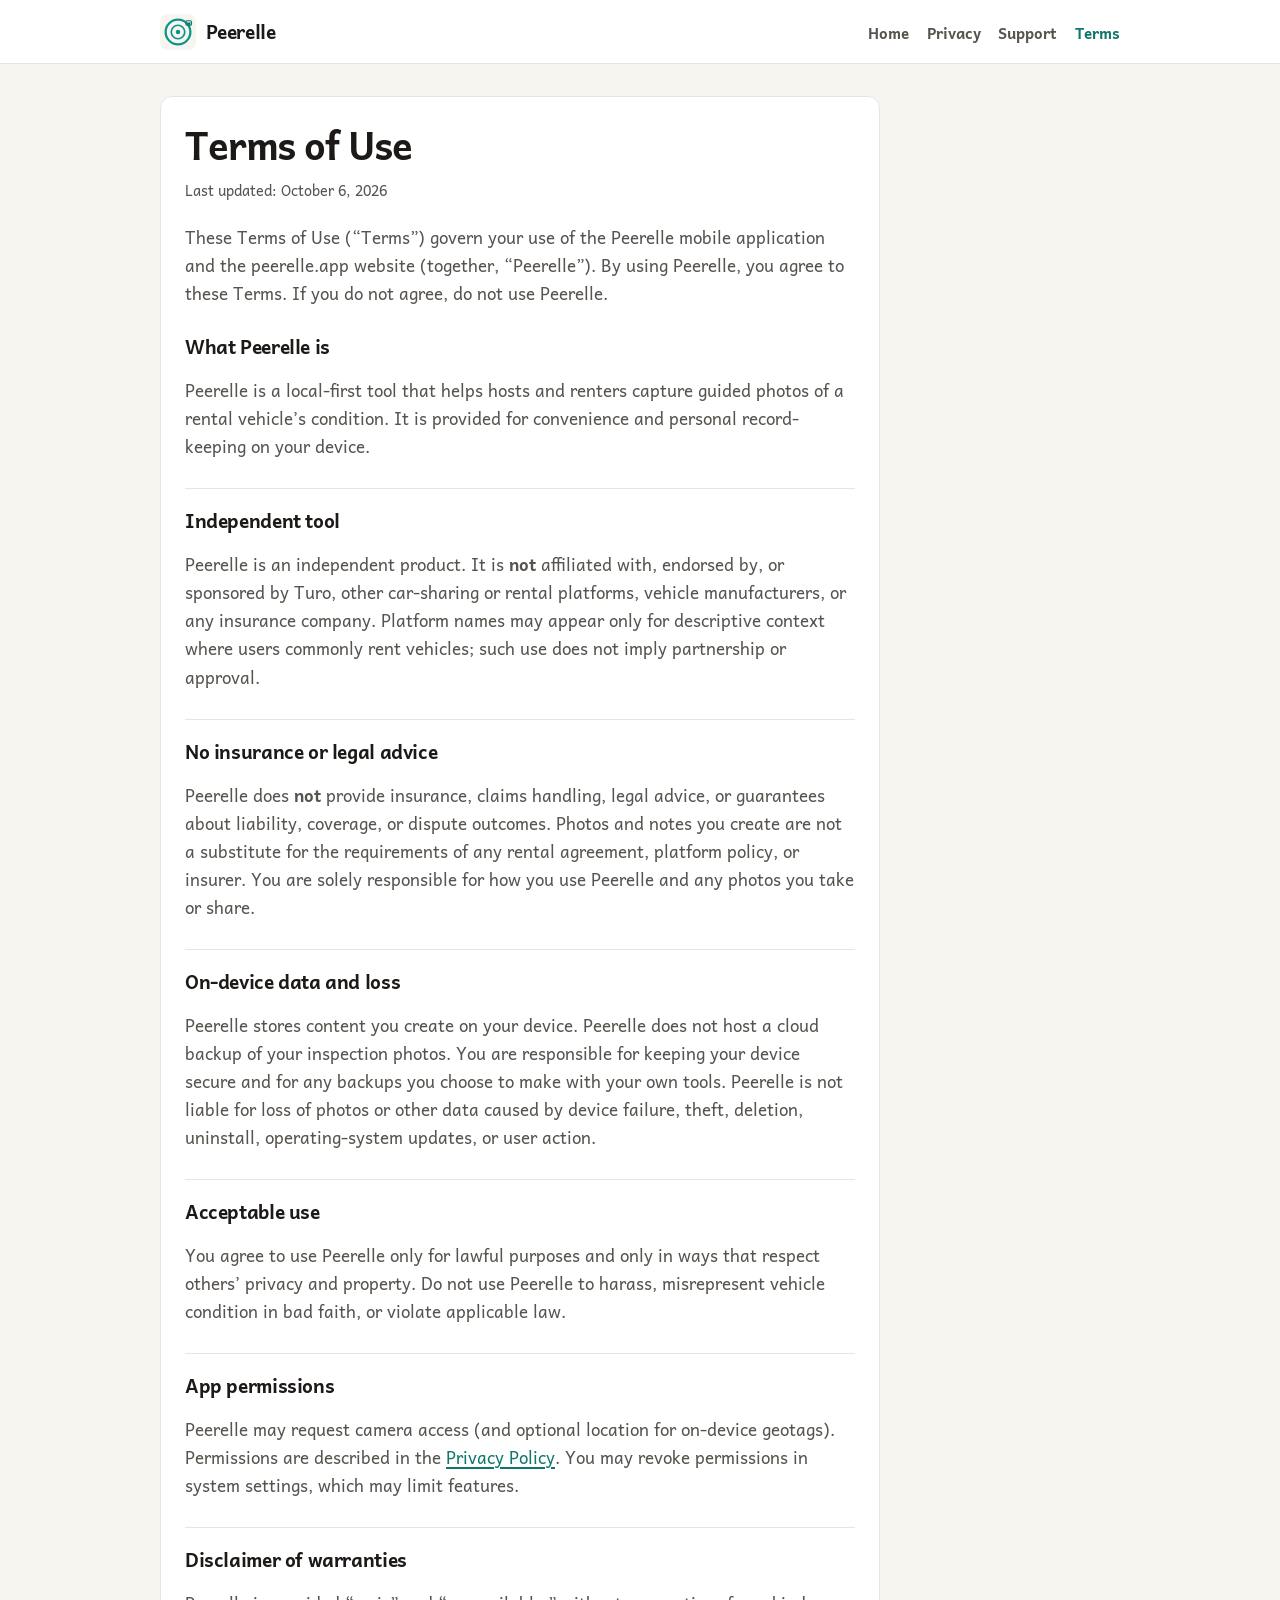
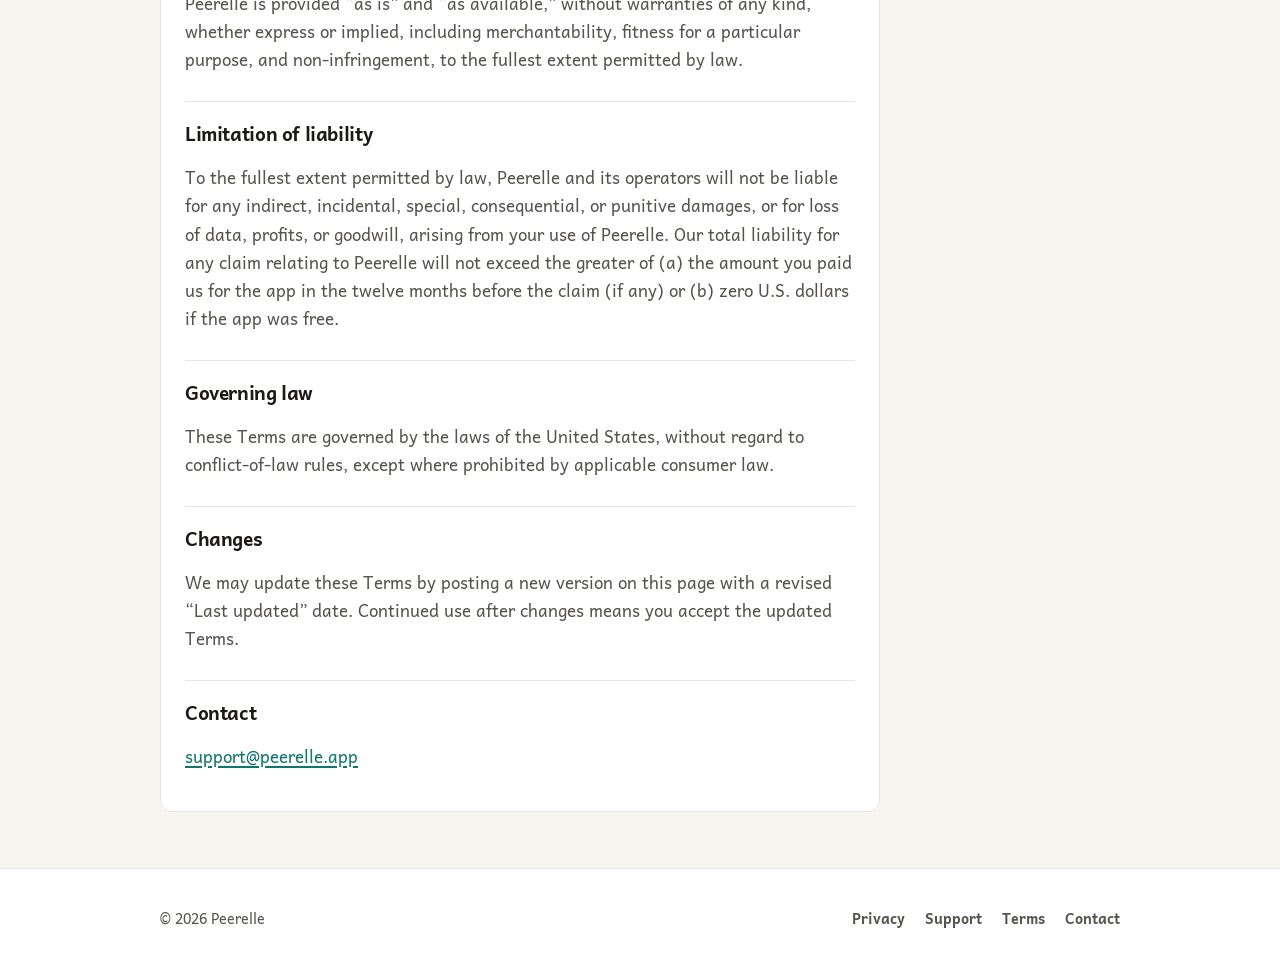
<file: terms.html>
<!DOCTYPE html>
<html lang="en">
<head>
  <meta charset="utf-8">
  <meta name="viewport" content="width=device-width, initial-scale=1">
  <title>Terms of Use | Peerelle</title>
  <meta name="description" content="Peerelle Terms of Use: independent tool, no insurance or legal advice, on-device data disclaimer.">
  <meta name="theme-color" content="#0D9488">
  <link rel="icon" href="favicon.svg" type="image/svg+xml">
  <link rel="canonical" href="https://peerelle.app/terms.html">
  <link rel="preload" href="fonts/andika-400.woff2" as="font" type="font/woff2" crossorigin>
  <link rel="apple-touch-icon" href="apple-touch-icon.png">
  <link rel="manifest" href="site.webmanifest">
  <meta property="og:type" content="website">
  <meta property="og:site_name" content="Peerelle">
  <meta property="og:title" content="Terms of Use | Peerelle">
  <meta property="og:description" content="Peerelle Terms of Use: independent tool, no insurance or legal advice, on-device data disclaimer.">
  <meta property="og:url" content="https://peerelle.app/terms.html">
  <meta property="og:image" content="https://peerelle.app/og-image.png">
  <meta property="og:image:width" content="1200">
  <meta property="og:image:height" content="630">
  <meta property="og:image:alt" content="Peerelle logo with the tagline Guided rental car photos, kept on your phone.">
  <meta name="twitter:card" content="summary_large_image">
  <meta name="twitter:title" content="Terms of Use | Peerelle">
  <meta name="twitter:description" content="Peerelle Terms of Use: independent tool, no insurance or legal advice, on-device data disclaimer.">
  <meta name="twitter:image" content="https://peerelle.app/og-image.png">
  <style id="site-css">
/* Peerelle shared styles. Inlined into each page by tools/inline-css.py */
/* Andika, self-hosted latin subset */
@font-face{font-family:"Andika";font-style:normal;font-weight:400;font-display:swap;src:url(fonts/andika-400.woff2) format("woff2")}
@font-face{font-family:"Andika";font-style:normal;font-weight:700;font-display:swap;src:url(fonts/andika-700.woff2) format("woff2")}
@font-face{font-family:"Andika";font-style:italic;font-weight:400;font-display:swap;src:url(fonts/andika-400i.woff2) format("woff2")}
:root {
  --teal: #0D9488;
  --teal-dark: #0F766E;
  --teal-soft: #CCFBF1;
  --cream: #F7F5F0;
  --white: #FFFFFF;
  --ink: #1C1917;
  --muted: #57534E;
  --border: #E7E5E4;
  --radius: 12px;
  --shadow: 0 4px 24px rgba(13, 148, 136, 0.08);
  --max: 720px;
  --font: "Andika", system-ui, -apple-system, "Segoe UI", Roboto, "Helvetica Neue", Arial, sans-serif;
}

*,
*::before,
*::after {
  box-sizing: border-box;
}

html {
  scroll-behavior: smooth;
}

body {
  margin: 0;
  font-family: var(--font);
  font-size: 1.0625rem;
  line-height: 1.65;
  color: var(--ink);
  background: var(--cream);
  min-height: 100vh;
  display: flex;
  flex-direction: column;
}

img {
  max-width: 100%;
  height: auto;
}

a {
  color: var(--teal-dark);
  text-decoration-thickness: 1.5px;
  text-underline-offset: 0.15em;
}

a:hover {
  color: var(--teal);
}

a:focus-visible {
  outline: 3px solid var(--teal);
  outline-offset: 3px;
  border-radius: 2px;
}

.skip-link {
  position: absolute;
  left: -9999px;
  top: 0;
  background: var(--teal);
  color: var(--white);
  padding: 0.75rem 1rem;
  z-index: 100;
  text-decoration: none;
  font-weight: 700;
}

.skip-link:focus {
  left: 0.5rem;
  top: 0.5rem;
}

.site-header {
  background: var(--white);
  border-bottom: 1px solid var(--border);
  position: sticky;
  top: 0;
  z-index: 50;
}

.site-header .inner,
.site-footer .inner,
main .inner {
  width: min(100% - 2rem, 960px);
  margin-inline: auto;
}

.site-header .inner {
  display: flex;
  align-items: center;
  justify-content: space-between;
  gap: 1rem;
  padding: 0.85rem 0;
  flex-wrap: wrap;
}

.brand {
  display: inline-flex;
  align-items: center;
  gap: 0.6rem;
  text-decoration: none;
  color: var(--ink);
  font-weight: 700;
  font-size: 1.2rem;
  letter-spacing: -0.02em;
}

.brand:hover {
  color: var(--teal-dark);
}

.brand-mark {
  width: 36px;
  height: 36px;
  flex-shrink: 0;
}

.nav {
  display: flex;
  flex-wrap: wrap;
  gap: 0.35rem 1.1rem;
  list-style: none;
  margin: 0;
  padding: 0;
}

.nav a {
  text-decoration: none;
  color: var(--muted);
  font-weight: 600;
  font-size: 0.95rem;
}

.nav a:hover,
.nav a[aria-current="page"] {
  color: var(--teal-dark);
}

main {
  flex: 1;
  padding: 2rem 0 3.5rem;
}

.hero {
  background: var(--white);
  border: 1px solid var(--border);
  border-radius: calc(var(--radius) + 4px);
  box-shadow: var(--shadow);
  padding: 2rem 1.5rem;
  margin-bottom: 2rem;
}

@media (min-width: 640px) {
  .hero {
    padding: 2.75rem 2.5rem;
  }
}

.eyebrow {
  display: inline-block;
  background: var(--teal-soft);
  color: var(--teal-dark);
  font-size: 0.8rem;
  font-weight: 700;
  letter-spacing: 0.04em;
  text-transform: uppercase;
  padding: 0.35rem 0.7rem;
  border-radius: 999px;
  margin: 0 0 1rem;
}

h1 {
  font-size: clamp(1.75rem, 4vw, 2.4rem);
  line-height: 1.2;
  letter-spacing: -0.03em;
  margin: 0 0 0.75rem;
  color: var(--ink);
}

h2 {
  font-size: clamp(1.35rem, 3vw, 1.65rem);
  line-height: 1.25;
  letter-spacing: -0.02em;
  margin: 0 0 1rem;
  color: var(--ink);
}

h3 {
  font-size: 1.1rem;
  margin: 0 0 0.4rem;
  color: var(--ink);
}

.lead {
  font-size: 1.15rem;
  color: var(--muted);
  margin: 0 0 1.5rem;
  max-width: 40ch;
}

.pill-row {
  display: flex;
  flex-wrap: wrap;
  gap: 0.5rem;
  margin: 0 0 1.75rem;
  padding: 0;
  list-style: none;
}

.pill {
  background: var(--cream);
  border: 1px solid var(--border);
  color: var(--ink);
  font-size: 0.9rem;
  font-weight: 600;
  padding: 0.4rem 0.75rem;
  border-radius: 999px;
}

.store-badges {
  display: flex;
  flex-wrap: wrap;
  gap: 0.5rem 0.75rem;
  align-items: center;
}

.store-badge {
  display: inline-flex;
  align-items: center;
  line-height: 0;
  text-decoration: none;
  border-radius: 8px;
}

.store-badge:focus-visible {
  outline: 3px solid var(--teal);
  outline-offset: 3px;
}

.store-badge img {
  display: block;
  height: 40px;
  width: auto;
}

.store-badge--play img {
  height: 40px;
}

.store-badge.is-pending {
  opacity: 0.72;
  cursor: default;
  pointer-events: none;
}

.store-badge.is-pending:focus {
  outline: none;
}

.section {
  margin-bottom: 2.25rem;
}

.section-card {
  background: var(--white);
  border: 1px solid var(--border);
  border-radius: var(--radius);
  padding: 1.5rem;
}

.steps {
  display: grid;
  gap: 1rem;
  list-style: none;
  margin: 0;
  padding: 0;
  counter-reset: step;
}

@media (min-width: 640px) {
  .steps {
    grid-template-columns: 1fr 1fr;
  }
}

.step {
  background: var(--white);
  border: 1px solid var(--border);
  border-radius: var(--radius);
  padding: 1.25rem 1.25rem 1.25rem 1.35rem;
  position: relative;
}

.step::before {
  counter-increment: step;
  content: counter(step);
  display: inline-flex;
  align-items: center;
  justify-content: center;
  width: 1.75rem;
  height: 1.75rem;
  border-radius: 999px;
  background: var(--teal);
  color: var(--white);
  font-weight: 700;
  font-size: 0.85rem;
  margin-bottom: 0.65rem;
}

.step p {
  margin: 0;
  color: var(--muted);
  font-size: 0.98rem;
}

.privacy-callout {
  display: grid;
  gap: 1rem;
  background: linear-gradient(135deg, var(--teal-soft), var(--white));
  border: 1px solid #99F6E4;
  border-radius: var(--radius);
  padding: 1.5rem;
}

.privacy-callout p {
  margin: 0;
  color: var(--ink);
}

.privacy-callout strong {
  color: var(--teal-dark);
}

.links-row {
  display: flex;
  flex-wrap: wrap;
  gap: 0.75rem 1.25rem;
  margin-top: 1.25rem;
}

.prose {
  background: var(--white);
  border: 1px solid var(--border);
  border-radius: var(--radius);
  padding: 1.5rem;
  max-width: var(--max);
}

.prose :first-child {
  margin-top: 0;
}

.prose h2 {
  margin-top: 1.75rem;
  padding-top: 1.25rem;
  border-top: 1px solid var(--border);
  font-size: 1.2rem;
}

.prose h2:first-of-type {
  border-top: none;
  padding-top: 0;
}

.prose p,
.prose ul {
  color: var(--muted);
}

.prose ul {
  padding-left: 1.25rem;
}

.prose li {
  margin-bottom: 0.4rem;
}

.prose code {
  font-size: 0.92em;
  background: var(--cream);
  padding: 0.1em 0.35em;
  border-radius: 4px;
}

.meta {
  font-size: 0.9rem;
  color: var(--muted);
  margin: 0 0 1.25rem;
}

.faq details {
  background: var(--white);
  border: 1px solid var(--border);
  border-radius: var(--radius);
  padding: 0;
  margin-bottom: 0.65rem;
  overflow: hidden;
}

.faq summary {
  display: flex;
  align-items: center;
  justify-content: space-between;
  gap: 1rem;
  font-weight: 700;
  cursor: pointer;
  color: var(--ink);
  list-style: none;
  padding: 0.95rem 1.1rem;
  line-height: 1.35;
}

.faq summary::-webkit-details-marker {
  display: none;
}

.faq summary::marker {
  content: "";
  display: none;
}

.faq summary::after {
  content: "";
  flex: 0 0 auto;
  width: 0.45rem;
  height: 0.45rem;
  margin-top: -0.15rem;
  border-right: 2px solid var(--muted);
  border-bottom: 2px solid var(--muted);
  transform: rotate(45deg);
  transition: transform 0.15s ease;
}

.faq details[open] summary {
  color: var(--teal-dark);
  border-bottom: 1px solid var(--border);
}

.faq details[open] summary::after {
  margin-top: 0.15rem;
  transform: rotate(225deg);
}

.faq summary:focus-visible {
  outline: 3px solid var(--teal);
  outline-offset: -3px;
}

.faq details p {
  margin: 0;
  padding: 0.85rem 1.1rem 1rem;
  color: var(--muted);
}

.contact-box {
  background: var(--white);
  border: 1px solid var(--border);
  border-radius: var(--radius);
  padding: 1.5rem;
  margin-top: 1.5rem;
}

.contact-box a {
  font-weight: 700;
}

.site-footer {
  background: var(--white);
  border-top: 1px solid var(--border);
  padding: 1.5rem 0;
  font-size: 0.9rem;
  color: var(--muted);
}

.site-footer .inner {
  display: flex;
  flex-wrap: wrap;
  gap: 0.75rem 1.5rem;
  justify-content: space-between;
  align-items: center;
}

.site-footer nav {
  display: flex;
  flex-wrap: wrap;
  gap: 0.75rem 1.25rem;
}

.site-footer a {
  text-decoration: none;
  color: var(--muted);
  font-weight: 600;
}

.site-footer a:hover {
  color: var(--teal-dark);
}

.error-page {
  text-align: center;
  padding: 3rem 1rem;
}

.error-page .code {
  font-size: 4rem;
  font-weight: 700;
  color: var(--teal);
  line-height: 1;
  margin: 0 0 0.5rem;
}

.btn {
  display: inline-flex;
  align-items: center;
  justify-content: center;
  min-height: 44px;
  padding: 0.65rem 1.25rem;
  background: var(--teal);
  color: var(--white);
  font-weight: 700;
  text-decoration: none;
  border-radius: 10px;
  border: 2px solid var(--teal);
}

.btn:hover {
  background: var(--teal-dark);
  border-color: var(--teal-dark);
  color: var(--white);
}
  </style>
</head>
<body>
  <a class="skip-link" href="#main">Skip to content</a>
  <header class="site-header">
    <div class="inner">
      <a class="brand" href="index.html">
        <img class="brand-mark" src="favicon.svg" width="36" height="36" alt="">
        <span>Peerelle</span>
      </a>
      <nav aria-label="Primary">
        <ul class="nav">
          <li><a href="index.html">Home</a></li>
          <li><a href="privacy.html">Privacy</a></li>
          <li><a href="support.html">Support</a></li>
          <li><a href="terms.html" aria-current="page">Terms</a></li>
        </ul>
      </nav>
    </div>
  </header>

  <main id="main">
    <div class="inner">
      <article class="prose">
        <h1>Terms of Use</h1>
        <p class="meta">Last updated: October 6, 2026</p>

        <p>These Terms of Use (“Terms”) govern your use of the Peerelle mobile application and the peerelle.app website (together, “Peerelle”). By using Peerelle, you agree to these Terms. If you do not agree, do not use Peerelle.</p>

        <h2>What Peerelle is</h2>
        <p>Peerelle is a local-first tool that helps hosts and renters capture guided photos of a rental vehicle’s condition. It is provided for convenience and personal record-keeping on your device.</p>

        <h2>Independent tool</h2>
        <p>Peerelle is an independent product. It is <strong>not</strong> affiliated with, endorsed by, or sponsored by Turo, other car-sharing or rental platforms, vehicle manufacturers, or any insurance company. Platform names may appear only for descriptive context where users commonly rent vehicles; such use does not imply partnership or approval.</p>

        <h2>No insurance or legal advice</h2>
        <p>Peerelle does <strong>not</strong> provide insurance, claims handling, legal advice, or guarantees about liability, coverage, or dispute outcomes. Photos and notes you create are not a substitute for the requirements of any rental agreement, platform policy, or insurer. You are solely responsible for how you use Peerelle and any photos you take or share.</p>

        <h2>On-device data and loss</h2>
        <p>Peerelle stores content you create on your device. Peerelle does not host a cloud backup of your inspection photos. You are responsible for keeping your device secure and for any backups you choose to make with your own tools. Peerelle is not liable for loss of photos or other data caused by device failure, theft, deletion, uninstall, operating-system updates, or user action.</p>

        <h2>Acceptable use</h2>
        <p>You agree to use Peerelle only for lawful purposes and only in ways that respect others’ privacy and property. Do not use Peerelle to harass, misrepresent vehicle condition in bad faith, or violate applicable law.</p>

        <h2>App permissions</h2>
        <p>Peerelle may request camera access (and optional location for on-device geotags). Permissions are described in the <a href="privacy.html">Privacy Policy</a>. You may revoke permissions in system settings, which may limit features.</p>

        <h2>Disclaimer of warranties</h2>
        <p>Peerelle is provided “as is” and “as available,” without warranties of any kind, whether express or implied, including merchantability, fitness for a particular purpose, and non-infringement, to the fullest extent permitted by law.</p>

        <h2>Limitation of liability</h2>
        <p>To the fullest extent permitted by law, Peerelle and its operators will not be liable for any indirect, incidental, special, consequential, or punitive damages, or for loss of data, profits, or goodwill, arising from your use of Peerelle. Our total liability for any claim relating to Peerelle will not exceed the greater of (a) the amount you paid us for the app in the twelve months before the claim (if any) or (b) zero U.S. dollars if the app was free.</p>

        <h2>Governing law</h2>
        <p>These Terms are governed by the laws of the United States, without regard to conflict-of-law rules, except where prohibited by applicable consumer law.</p>

        <h2>Changes</h2>
        <p>We may update these Terms by posting a new version on this page with a revised “Last updated” date. Continued use after changes means you accept the updated Terms.</p>

        <h2>Contact</h2>
        <p><a href="mailto:support@peerelle.app">support@peerelle.app</a></p>
      </article>
    </div>
  </main>

  <footer class="site-footer">
    <div class="inner">
      <p>© 2026 Peerelle</p>
      <nav aria-label="Footer">
        <a href="privacy.html">Privacy</a>
        <a href="support.html">Support</a>
        <a href="terms.html">Terms</a>
        <a href="mailto:support@peerelle.app">Contact</a>
      </nav>
    </div>
  </footer>
</body>
</html>
</file>
